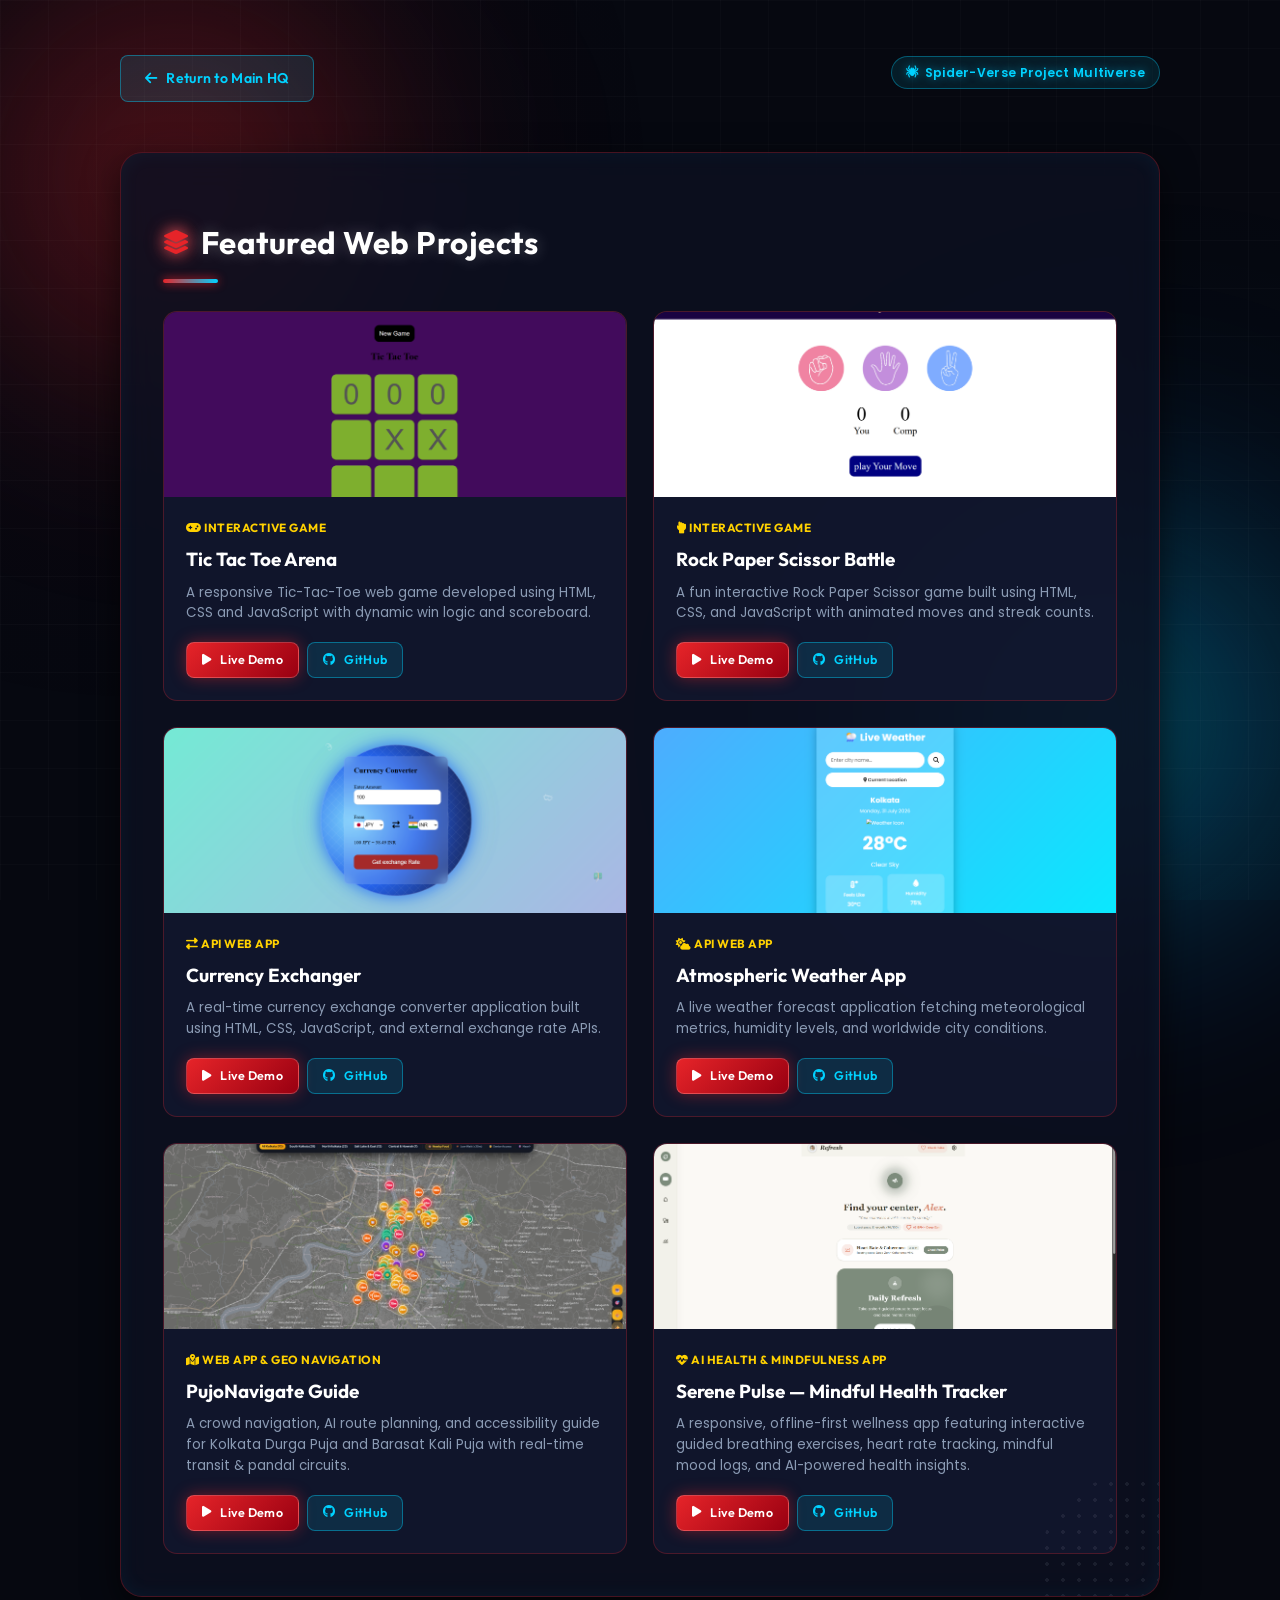
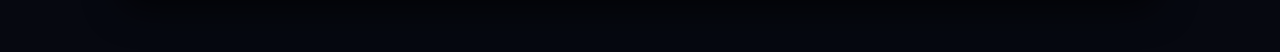
<file: projects.html>
<!DOCTYPE html>
<html lang="en">

<head>
    <meta charset="UTF-8">
    <meta name="viewport" content="width=device-width, initial-scale=1.0">
    <title>Featured Projects — Saptarshi Ghosh | Spider-Man Showcase</title>
    <link rel="stylesheet" href="style.css">
    
    <!-- Google Fonts -->
    <link rel="preconnect" href="https://fonts.googleapis.com">
    <link rel="preconnect" href="https://fonts.gstatic.com" crossorigin>
    <link href="https://fonts.googleapis.com/css2?family=Bangers&family=Outfit:wght@300;400;500;600;700;800&family=Poppins:wght@300;400;500;600;700&display=swap" rel="stylesheet">
    <link rel="stylesheet" href="https://cdnjs.cloudflare.com/ajax/libs/font-awesome/6.5.0/css/all.min.css">
</head>

<body>
    <!-- SPIDER-WEB BACKGROUND OVERLAY -->
    <div class="spidey-bg-web"></div>

    <div class="main-container showcase-container">
        <div class="showcase-nav-bar">
            <a href="index.html" class="btn btn-secondary">
                <i class="fas fa-arrow-left"></i> Return to Main HQ
            </a>
            <div class="title-badge">
                <i class="fas fa-spider"></i> Spider-Verse Project Multiverse
            </div>
        </div>

        <main class="main-content showcase-main">
            <header>
                <h1 class="article-title"><i class="fas fa-layer-group spidey-title-icon"></i> Featured Web Projects</h1>
            </header>

            <div class="project-grid">
                <!-- Tic Tac Toe Card -->
                <div class="project-item">
                    <div class="project-card">
                        <figure class="project-img">
                            <img src="tic-tac-toe.png" alt="Tic Tac Toe Game">
                        </figure>
                        <div class="project-content">
                            <span class="project-category"><i class="fas fa-gamepad"></i> Interactive Game</span>
                            <h3 class="project-title">Tic Tac Toe Arena</h3>
                            <p class="project-desc">
                                A responsive Tic-Tac-Toe web game developed using HTML, CSS and JavaScript with dynamic win logic and scoreboard.
                            </p>
                            <div class="project-buttons">
                                <a href="https://tic-tac-toe-fawn-xi-15.vercel.app/" target="_blank" rel="noopener noreferrer" class="btn btn-sm btn-primary">
                                    <i class="fas fa-play"></i> Live Demo
                                </a>
                                <a href="https://github.com/sapghosh55-lab/tic-tac-toe" target="_blank" rel="noopener noreferrer" class="btn btn-sm btn-secondary">
                                    <i class="fab fa-github"></i> GitHub
                                </a>
                            </div>
                        </div>
                    </div>
                </div>

                <!-- Rock Paper Scissor Card -->
                <div class="project-item">
                    <div class="project-card">
                        <figure class="project-img">
                            <img src="rock-paper-scissor.png" alt="Rock Paper Scissor">
                        </figure>
                        <div class="project-content">
                            <span class="project-category"><i class="fas fa-hand-rock"></i> Interactive Game</span>
                            <h3 class="project-title">Rock Paper Scissor Battle</h3>
                            <p class="project-desc">
                                A fun interactive Rock Paper Scissor game built using HTML, CSS, and JavaScript with animated moves and streak counts.
                            </p>
                            <div class="project-buttons">
                                <a href="https://rock-paper-scissor-drab-nine.vercel.app/" target="_blank" rel="noopener noreferrer" class="btn btn-sm btn-primary">
                                    <i class="fas fa-play"></i> Live Demo
                                </a>
                                <a href="https://github.com/sapghosh55-lab/rock-paper-scissor" target="_blank" rel="noopener noreferrer" class="btn btn-sm btn-secondary">
                                    <i class="fab fa-github"></i> GitHub
                                </a>
                            </div>
                        </div>
                    </div>
                </div>

                <!-- Currency Exchanger Card -->
                <div class="project-item">
                    <div class="project-card">
                        <figure class="project-img">
                            <img src="currency-exchanger.png" alt="Currency Exchanger">
                        </figure>
                        <div class="project-content">
                            <span class="project-category"><i class="fas fa-exchange-alt"></i> API Web App</span>
                            <h3 class="project-title">Currency Exchanger</h3>
                            <p class="project-desc">
                                A real-time currency exchange converter application built using HTML, CSS, JavaScript, and external exchange rate APIs.
                            </p>
                            <div class="project-buttons">
                                <a href="https://currency-exchanger-six-psi.vercel.app/" target="_blank" rel="noopener noreferrer" class="btn btn-sm btn-primary">
                                    <i class="fas fa-play"></i> Live Demo
                                </a>
                                <a href="https://github.com/sapghosh55-lab/Currency-exchanger.git" target="_blank" rel="noopener noreferrer" class="btn btn-sm btn-secondary">
                                    <i class="fab fa-github"></i> GitHub
                                </a>
                            </div>
                        </div>
                    </div>
                </div>

                <!-- Weather App-->
                <div class="project-item">
                    <div class="project-card">
                        <figure class="project-img">
                            <img src="weather-app.png" alt="Weather App">
                        </figure>
                        <div class="project-content">
                            <span class="project-category"><i class="fas fa-cloud-sun"></i> API Web App</span>
                            <h3 class="project-title">Atmospheric Weather App</h3>
                            <p class="project-desc">
                                A live weather forecast application fetching meteorological metrics, humidity levels, and worldwide city conditions.
                            </p>
                            <div class="project-buttons">
                                <a href="https://weather-app-pearl-rho-86.vercel.app/" target="_blank" rel="noopener noreferrer" class="btn btn-sm btn-primary">
                                    <i class="fas fa-play"></i> Live Demo
                                </a>
                                <a href="https://github.com/sapghosh55-lab/Weather-app" target="_blank" rel="noopener noreferrer" class="btn btn-sm btn-secondary">
                                    <i class="fab fa-github"></i> GitHub
                                </a>
                            </div>
                        </div>
                    </div>
                </div>

                <!-- PujoNavigate Card -->
                <div class="project-item">
                    <div class="project-card">
                        <figure class="project-img">
                            <img src="pujonavigate.png" alt="PujoNavigate Crowd Navigation & Accessibility Guide">
                        </figure>
                        <div class="project-content">
                            <span class="project-category"><i class="fas fa-map-marked-alt"></i> Web App & Geo Navigation</span>
                            <h3 class="project-title">PujoNavigate Guide</h3>
                            <p class="project-desc">
                                A crowd navigation, AI route planning, and accessibility guide for Kolkata Durga Puja and Barasat Kali Puja with real-time transit & pandal circuits.
                            </p>
                            <div class="project-buttons">
                                <a href="https://durgapujo-silk.vercel.app/" target="_blank" rel="noopener noreferrer" class="btn btn-sm btn-primary">
                                    <i class="fas fa-play"></i> Live Demo
                                </a>
                                <a href="https://github.com/sapghosh55-lab/PujoNavigate.git" target="_blank" rel="noopener noreferrer" class="btn btn-sm btn-secondary">
                                    <i class="fab fa-github"></i> GitHub
                                </a>
                            </div>
                        </div>
                    </div>
                </div>

                <!-- Serene Pulse Health Tracker Card -->
                <div class="project-item">
                    <div class="project-card">
                        <figure class="project-img">
                            <img src="health-tracker.png" alt="Serene Pulse - Mindful Health Tracker">
                        </figure>
                        <div class="project-content">
                            <span class="project-category"><i class="fas fa-heartbeat"></i> AI Health & Mindfulness App</span>
                            <h3 class="project-title">Serene Pulse — Mindful Health Tracker</h3>
                            <p class="project-desc">
                                A responsive, offline-first wellness app featuring interactive guided breathing exercises, heart rate tracking, mindful mood logs, and AI-powered health insights.
                            </p>
                            <div class="project-buttons">
                                <a href="https://health-tracker-lyart-phi.vercel.app" target="_blank" rel="noopener noreferrer" class="btn btn-sm btn-primary">
                                    <i class="fas fa-play"></i> Live Demo
                                </a>
                                <a href="https://github.com/sapghosh55-lab/health-tracker.git" target="_blank" rel="noopener noreferrer" class="btn btn-sm btn-secondary">
                                    <i class="fab fa-github"></i> GitHub
                                </a>
                            </div>
                        </div>
                    </div>
                </div>
            </div>
        </main>
    </div>

    <!-- SCRIPT -->
    <script src="script.js"></script>
</body>

</html>
</file>
<file: style.css>
/* ==========================================================================
   SPIDER-MAN & SPIDER-VERSE HIGH-TECH THEME STYLESHEET
   Saptarshi Ghosh — Developer Portfolio
   ========================================================================== */

@import url('https://fonts.googleapis.com/css2?family=Bangers&family=Outfit:wght@300;400;500;600;700;800&family=Poppins:wght@300;400;500;600;700&display=swap');

:root {
    /* SPIDER-MAN CORE PALETTE */
    --spidey-red: #e62429;
    --spidey-red-bright: #ff1e42;
    --spidey-red-dark: #990011;
    --spidey-red-glow: rgba(230, 36, 41, 0.45);

    --spidey-blue: #0066ff;
    --spidey-blue-bright: #00d2ff;
    --spidey-blue-dark: #003399;
    --spidey-blue-glow: rgba(0, 210, 255, 0.45);

    --spidey-yellow: #ffd100;
    --spidey-yellow-glow: rgba(255, 209, 0, 0.5);

    --spidey-dark-900: #060810;
    --spidey-dark-800: #0a0d18;
    --spidey-dark-700: #101426;
    --spidey-card: rgba(13, 17, 34, 0.82);
    --spidey-card-alt: rgba(19, 25, 50, 0.75);
    --spidey-card-hover: rgba(28, 36, 70, 0.88);
    --spidey-input: rgba(10, 13, 28, 0.9);

    /* WEB & BORDER ACCENTS */
    --spidey-web: rgba(255, 255, 255, 0.12);
    --spidey-web-bright: rgba(255, 255, 255, 0.28);
    --border-color: rgba(230, 36, 41, 0.28);
    --border-glow: rgba(0, 210, 255, 0.4);
    --border-web: rgba(255, 255, 255, 0.15);

    /* TEXT */
    --text-white: #ffffff;
    --text-silver: #e2e8f0;
    --text-gray: #cbd5e1;
    --text-muted: #8b9bb4;

    /* FONTS */
    --font-heading: 'Outfit', 'Poppins', sans-serif;
    --font-comic: 'Bangers', cursive, sans-serif;
    --font-body: 'Poppins', sans-serif;

    /* SHAPES & RADII */
    --border-radius-lg: 22px;
    --border-radius-md: 14px;
    --border-radius-sm: 8px;
    --border-radius-pill: 50px;

    /* TRANSITIONS */
    --transition: all 0.3s cubic-bezier(0.4, 0, 0.2, 1);
    --transition-bounce: all 0.4s cubic-bezier(0.175, 0.885, 0.32, 1.275);
}

* {
    margin: 0;
    padding: 0;
    box-sizing: border-box;
}

html {
    scroll-behavior: smooth;
}

body {
    background-color: var(--spidey-dark-900);
    color: var(--text-gray);
    font-family: var(--font-body);
    line-height: 1.6;
    padding: 55px 18px;
    display: flex;
    justify-content: center;
    align-items: center;
    min-height: 100vh;
    position: relative;
    overflow-x: hidden;
}

/* ==========================================================================
   SPIDER-WEB GEOMETRIC BACKGROUND & SPIDEY-SENSE AMBIENT GLOWS
   ========================================================================== */
body::before {
    content: "";
    position: fixed;
    top: -150px;
    left: -150px;
    width: 650px;
    height: 650px;
    border-radius: 50%;
    background: radial-gradient(circle, rgba(230, 36, 41, 0.38) 0%, rgba(230, 36, 41, 0.05) 55%, transparent 70%);
    filter: blur(90px);
    z-index: -2;
    pointer-events: none;
    animation: spideyPulseRed 8s ease-in-out infinite alternate;
}

body::after {
    content: "";
    position: fixed;
    bottom: -150px;
    right: -150px;
    width: 650px;
    height: 650px;
    border-radius: 50%;
    background: radial-gradient(circle, rgba(0, 210, 255, 0.35) 0%, rgba(0, 102, 255, 0.08) 55%, transparent 70%);
    filter: blur(90px);
    z-index: -2;
    pointer-events: none;
    animation: spideyPulseBlue 8s ease-in-out infinite alternate 4s;
}

@keyframes spideyPulseRed {
    0% { transform: scale(1) translate(0, 0); opacity: 0.35; }
    50% { transform: scale(1.15) translate(30px, 20px); opacity: 0.5; }
    100% { transform: scale(0.95) translate(-20px, 10px); opacity: 0.35; }
}

@keyframes spideyPulseBlue {
    0% { transform: scale(1) translate(0, 0); opacity: 0.35; }
    50% { transform: scale(1.2) translate(-30px, -20px); opacity: 0.55; }
    100% { transform: scale(0.9) translate(15px, -10px); opacity: 0.35; }
}

/* SPIDER-WEB MESH OVERLAY */
.spidey-bg-web {
    position: fixed;
    inset: 0;
    background-image: 
        radial-gradient(circle at 10% 20%, rgba(230, 36, 41, 0.04) 0, transparent 40%),
        radial-gradient(circle at 90% 80%, rgba(0, 210, 255, 0.04) 0, transparent 40%),
        linear-gradient(to right, rgba(255, 255, 255, 0.02) 1px, transparent 1px),
        linear-gradient(to bottom, rgba(255, 255, 255, 0.02) 1px, transparent 1px);
    background-size: 100% 100%, 100% 100%, 48px 48px, 48px 48px;
    z-index: -1;
    pointer-events: none;
}

/* SPIDEY SENSE COMIC ZAP PARTICLES OVERLAY */
.spidey-sense-wave {
    position: fixed;
    top: 0;
    left: 0;
    width: 100%;
    height: 100%;
    pointer-events: none;
    z-index: 9999;
    opacity: 0;
    transition: opacity 0.3s ease;
}

.spidey-sense-wave.active {
    opacity: 1;
    animation: spideySenseTingle 1.2s ease-out forwards;
}

@keyframes spideySenseTingle {
    0% {
        box-shadow: inset 0 0 100px rgba(255, 209, 0, 0.8), inset 0 0 160px rgba(230, 36, 41, 0.9);
        transform: scale(1);
    }
    50% {
        box-shadow: inset 0 0 140px rgba(255, 209, 0, 0.9), inset 0 0 200px rgba(0, 210, 255, 0.7);
        transform: scale(1.02);
    }
    100% {
        box-shadow: inset 0 0 0 rgba(255, 209, 0, 0), inset 0 0 0 rgba(230, 36, 41, 0);
        transform: scale(1);
    }
}

/* LAYOUT CONTAINER */
.main-container {
    display: flex;
    max-width: 1260px;
    width: 100%;
    gap: 26px;
    align-items: flex-start;
    position: relative;
    z-index: 1;
}

.showcase-container {
    max-width: 1040px;
    flex-direction: column;
}

.showcase-nav-bar {
    width: 100%;
    display: flex;
    justify-content: space-between;
    align-items: center;
    margin-bottom: 24px;
    flex-wrap: wrap;
    gap: 14px;
}

.showcase-main {
    width: 100%;
    padding-top: 40px;
}

/* ==========================================================================
   SIDEBAR - SPIDEY SUIT & PROFILE HUB
   ========================================================================== */
.sidebar {
    background: var(--spidey-card);
    border: 1px solid var(--border-color);
    backdrop-filter: blur(18px);
    -webkit-backdrop-filter: blur(18px);
    border-radius: var(--border-radius-lg);
    padding: 32px 26px;
    width: 310px;
    flex-shrink: 0;
    position: sticky;
    top: 55px;
    display: flex;
    flex-direction: column;
    align-items: center;
    box-shadow: 0 12px 35px rgba(0, 0, 0, 0.65), inset 0 0 20px rgba(230, 36, 41, 0.08), 0 0 1px rgba(0, 210, 255, 0.3);
    transition: var(--transition);
    z-index: 5;
    overflow: hidden;
}

.sidebar::before {
    content: "";
    position: absolute;
    top: 0;
    left: 0;
    right: 0;
    height: 4px;
    background: linear-gradient(90deg, var(--spidey-red), var(--spidey-yellow), var(--spidey-blue-bright));
    box-shadow: 0 0 12px var(--spidey-red);
}

/* Web corner icon in sidebar */
.sidebar-web-corner {
    position: absolute;
    top: -15px;
    right: -15px;
    color: rgba(255, 255, 255, 0.08);
    font-size: 4rem;
    pointer-events: none;
    transform: rotate(45deg);
    transition: var(--transition);
}

.sidebar:hover .sidebar-web-corner {
    color: rgba(230, 36, 41, 0.2);
    transform: rotate(45deg) scale(1.1);
}

.sidebar:hover {
    border-color: rgba(230, 36, 41, 0.55);
    box-shadow: 0 15px 40px rgba(0, 0, 0, 0.8), 0 0 25px rgba(230, 36, 41, 0.3), 0 0 40px rgba(0, 210, 255, 0.15);
}

.sidebar-info {
    text-align: center;
    width: 100%;
    display: flex;
    flex-direction: column;
    align-items: center;
}

/* AVATAR BOX WITH SPIDER-SUIT EMBLEM GLOW */
.avatar-box {
    background: var(--spidey-card-alt);
    border-radius: 50%;
    padding: 6px;
    width: 136px;
    height: 136px;
    margin: 0 auto 16px;
    position: relative;
    cursor: pointer;
    box-shadow: 0 0 20px rgba(230, 36, 41, 0.35);
    border: 2px solid var(--spidey-red);
    transition: var(--transition-bounce);
}

.avatar-box::after {
    content: "";
    position: absolute;
    inset: -4px;
    border-radius: 50%;
    background: linear-gradient(135deg, var(--spidey-red), var(--spidey-blue-bright));
    z-index: -1;
    filter: blur(10px);
    opacity: 0.7;
    animation: avatarEmblemPulse 4s ease-in-out infinite;
}

@keyframes avatarEmblemPulse {
    0%, 100% { opacity: 0.55; transform: scale(1); }
    50% { opacity: 0.9; transform: scale(1.04); }
}

.avatar-box img {
    width: 100%;
    height: 100%;
    object-fit: cover;
    border-radius: 50%;
    transition: var(--transition);
}

.avatar-box:hover {
    transform: scale(1.05) rotate(2deg);
    border-color: var(--spidey-blue-bright);
    box-shadow: 0 0 30px var(--spidey-blue-bright);
}

/* Spider badge on avatar */
.avatar-spider-badge {
    position: absolute;
    bottom: -4px;
    right: 6px;
    width: 32px;
    height: 32px;
    background: var(--spidey-dark-800);
    border: 2px solid var(--spidey-yellow);
    border-radius: 50%;
    display: flex;
    align-items: center;
    justify-content: center;
    color: var(--spidey-yellow);
    font-size: 0.9rem;
    box-shadow: 0 0 10px var(--spidey-yellow-glow);
    animation: spideySenseTingleBadge 2.5s infinite;
}

@keyframes spideySenseTingleBadge {
    0%, 100% { transform: scale(1); }
    50% { transform: scale(1.15); box-shadow: 0 0 16px var(--spidey-yellow); }
}

.name {
    color: var(--text-white);
    font-family: var(--font-heading);
    font-size: 1.45rem;
    font-weight: 700;
    letter-spacing: 0.5px;
    margin-bottom: 6px;
    text-shadow: 0 0 12px rgba(255, 255, 255, 0.35);
}

.title-badge {
    display: inline-flex;
    align-items: center;
    gap: 6px;
    color: var(--spidey-blue-bright);
    background: rgba(0, 210, 255, 0.1);
    border: 1px solid rgba(0, 210, 255, 0.35);
    font-size: 0.76rem;
    font-weight: 600;
    padding: 6px 14px;
    border-radius: var(--border-radius-pill);
    margin-bottom: 12px;
    text-shadow: 0 0 8px rgba(0, 210, 255, 0.5);
    letter-spacing: 0.3px;
}

.spidey-status-chip {
    display: inline-flex;
    align-items: center;
    gap: 7px;
    color: var(--spidey-yellow);
    background: rgba(255, 209, 0, 0.08);
    border: 1px dashed rgba(255, 209, 0, 0.4);
    font-size: 0.72rem;
    font-weight: 600;
    padding: 5px 12px;
    border-radius: var(--border-radius-pill);
    cursor: pointer;
    transition: var(--transition);
}

.spidey-status-chip i {
    color: var(--spidey-yellow);
    animation: flashIcon 1.5s infinite;
}

@keyframes flashIcon {
    0%, 100% { opacity: 1; transform: scale(1); }
    50% { opacity: 0.4; transform: scale(0.85); }
}

.spidey-status-chip:hover {
    background: rgba(255, 209, 0, 0.18);
    border-color: var(--spidey-yellow);
    box-shadow: 0 0 15px var(--spidey-yellow-glow);
    transform: translateY(-2px);
}

/* SIDEBAR TOGGLE BUTTON FOR MOBILE */
.sidebar-toggle-btn {
    display: none;
    background: var(--spidey-card-alt);
    color: var(--spidey-yellow);
    border: 1px solid var(--border-color);
    padding: 9px 18px;
    border-radius: var(--border-radius-sm);
    font-size: 0.82rem;
    font-family: inherit;
    cursor: pointer;
    margin-top: 15px;
    gap: 8px;
    align-items: center;
    transition: var(--transition);
}

.sidebar-toggle-btn:hover {
    border-color: var(--spidey-yellow);
    box-shadow: 0 0 14px var(--spidey-yellow-glow);
}

.sidebar-more-info {
    width: 100%;
    display: flex;
    flex-direction: column;
    align-items: center;
}

.separator {
    width: 100%;
    height: 1px;
    background: linear-gradient(90deg, transparent, var(--border-color), transparent);
    margin: 22px 0;
}

.contacts-list {
    width: 100%;
    display: flex;
    flex-direction: column;
    gap: 16px;
}

.contact-item {
    display: flex;
    align-items: center;
    gap: 14px;
    cursor: pointer;
    transition: var(--transition);
    border-radius: var(--border-radius-sm);
    padding: 6px;
}

.contact-item:hover {
    background: rgba(230, 36, 41, 0.08);
    transform: translateX(4px);
}

.icon-box {
    width: 42px;
    height: 42px;
    background: var(--spidey-card-alt);
    border-radius: var(--border-radius-sm);
    display: flex;
    align-items: center;
    justify-content: center;
    color: var(--spidey-red-bright);
    font-size: 1rem;
    border: 1px solid rgba(230, 36, 41, 0.3);
    box-shadow: 0 0 12px rgba(230, 36, 41, 0.25);
    flex-shrink: 0;
    transition: var(--transition);
}

.contact-item:hover .icon-box {
    background: var(--spidey-red);
    color: #ffffff;
    border-color: var(--spidey-red-bright);
    box-shadow: 0 0 18px var(--spidey-red);
    transform: rotate(-8deg);
}

.contact-info {
    font-size: 0.78rem;
    overflow: hidden;
}

.contact-title {
    color: var(--text-muted);
    font-size: 0.66rem;
    text-transform: uppercase;
    font-weight: 600;
    letter-spacing: 0.5px;
    margin-bottom: 2px;
}

.contact-link,
.contact-info time,
.contact-info address {
    color: var(--text-silver);
    text-decoration: none;
    font-style: normal;
    font-weight: 400;
    white-space: nowrap;
    overflow: hidden;
    text-overflow: ellipsis;
    display: block;
    transition: var(--transition);
}

.contact-link:hover {
    color: var(--spidey-blue-bright);
    text-shadow: 0 0 8px var(--spidey-blue-bright);
}

.sidebar-socials {
    display: flex;
    gap: 18px;
}

.sidebar-socials a {
    color: var(--text-muted);
    font-size: 1.2rem;
    transition: var(--transition);
    position: relative;
}

.sidebar-socials a:hover {
    color: var(--spidey-red-bright);
    transform: translateY(-4px) scale(1.2);
    text-shadow: 0 0 14px var(--spidey-red);
}

/* ==========================================================================
   MAIN CONTENT AREA - SPIDEY HIGH-TECH HUD
   ========================================================================== */
.main-content {
    background: var(--spidey-card);
    border: 1px solid var(--border-color);
    backdrop-filter: blur(18px);
    -webkit-backdrop-filter: blur(18px);
    border-radius: var(--border-radius-lg);
    padding: 42px;
    padding-top: 65px;
    flex-grow: 1;
    position: relative;
    box-shadow: 0 12px 35px rgba(0, 0, 0, 0.65), inset 0 0 20px rgba(0, 210, 255, 0.06);
    min-height: 620px;
    overflow: hidden;
}

/* Spider-web corner decoration */
.main-content::after {
    content: "";
    position: absolute;
    bottom: -60px;
    right: -60px;
    width: 180px;
    height: 180px;
    background-image: radial-gradient(circle, rgba(230, 36, 41, 0.08) 2px, transparent 2px),
                      radial-gradient(circle, rgba(0, 210, 255, 0.08) 2px, transparent 2px);
    background-size: 16px 16px;
    border-radius: 50%;
    pointer-events: none;
}

/* ==========================================================================
   TOP NAVBAR - SPIDER HUD STYLE
   ========================================================================== */
.navbar {
    position: absolute;
    top: 0;
    right: 0;
    background: var(--spidey-card-alt);
    border-bottom: 1px solid var(--border-color);
    border-left: 1px solid var(--border-color);
    backdrop-filter: blur(16px);
    -webkit-backdrop-filter: blur(16px);
    border-radius: 0 var(--border-radius-lg) 0 var(--border-radius-lg);
    padding: 0 28px;
    z-index: 10;
    box-shadow: 0 4px 20px rgba(0, 0, 0, 0.4);
}

.navbar-list {
    display: flex;
    gap: 26px;
    list-style: none;
}

.navbar-link {
    color: var(--text-muted);
    text-decoration: none;
    font-size: 0.88rem;
    font-family: var(--font-heading);
    font-weight: 600;
    padding: 18px 0;
    display: flex;
    align-items: center;
    gap: 6px;
    transition: var(--transition);
    position: relative;
    cursor: pointer;
    letter-spacing: 0.3px;
}

.navbar-link:hover,
.navbar-link.active {
    color: var(--spidey-red-bright);
    text-shadow: 0 0 10px rgba(255, 30, 66, 0.6);
}

.navbar-link.active::after {
    content: "";
    position: absolute;
    bottom: 0;
    left: 0;
    width: 100%;
    height: 3px;
    background: linear-gradient(90deg, var(--spidey-red), var(--spidey-yellow), var(--spidey-blue-bright));
    border-radius: 3px 3px 0 0;
    box-shadow: 0 0 10px var(--spidey-red);
}

/* ==========================================================================
   TAB TRANSITIONS & ANIMATIONS
   ========================================================================== */
.tab-content {
    display: none;
}

.tab-content.active {
    display: block;
    animation: spideyTabSling 0.4s cubic-bezier(0.16, 1, 0.3, 1) forwards;
}

@keyframes spideyTabSling {
    0% {
        opacity: 0;
        transform: translateY(16px) scale(0.98);
    }
    100% {
        opacity: 1;
        transform: translateY(0) scale(1);
    }
}

@keyframes cardFadeIn {
    0% {
        opacity: 0;
        transform: scale(0.94) translateY(12px);
    }
    100% {
        opacity: 1;
        transform: scale(1) translateY(0);
    }
}

/* ==========================================================================
   SECTION HEADERS & MARVEL STYLE ACCENTS
   ========================================================================== */
.section-header-flex {
    display: flex;
    justify-content: space-between;
    align-items: center;
    flex-wrap: wrap;
    gap: 15px;
    margin-bottom: 28px;
}

.section-header-flex .article-title {
    margin-bottom: 0;
}

.article-title {
    color: var(--text-white);
    font-family: var(--font-heading);
    font-size: 1.95rem;
    font-weight: 700;
    letter-spacing: 0.5px;
    position: relative;
    padding-bottom: 16px;
    margin-bottom: 28px;
    display: flex;
    align-items: center;
    gap: 10px;
    text-shadow: 0 0 15px rgba(255, 255, 255, 0.25);
}

.article-title .spidey-title-icon {
    color: var(--spidey-red);
    font-size: 1.5rem;
    filter: drop-shadow(0 0 8px var(--spidey-red));
}

.article-title::after {
    content: "";
    position: absolute;
    bottom: 0;
    left: 0;
    width: 55px;
    height: 4px;
    background: linear-gradient(90deg, var(--spidey-red), var(--spidey-blue-bright));
    border-radius: 3px;
    box-shadow: 0 0 10px var(--spidey-red);
}

/* ==========================================================================
   BUTTONS - SPIDER WEB & HERO SUIT STYLING
   ========================================================================== */
.btn {
    display: inline-flex;
    align-items: center;
    justify-content: center;
    gap: 9px;
    padding: 11px 24px;
    font-size: 0.88rem;
    font-family: var(--font-heading);
    font-weight: 600;
    border-radius: var(--border-radius-sm);
    text-decoration: none;
    cursor: pointer;
    border: none;
    outline: none;
    transition: var(--transition);
    position: relative;
    overflow: hidden;
    letter-spacing: 0.3px;
}

.btn-primary {
    background: linear-gradient(135deg, var(--spidey-red), var(--spidey-red-dark));
    color: var(--text-white);
    box-shadow: 0 0 16px rgba(230, 36, 41, 0.45);
    border: 1px solid rgba(255, 255, 255, 0.2);
}

.btn-primary:hover {
    transform: translateY(-3px);
    box-shadow: 0 0 28px rgba(230, 36, 41, 0.8), 0 0 10px var(--spidey-yellow);
    background: linear-gradient(135deg, var(--spidey-red-bright), #b30018);
}

.btn-secondary {
    background: rgba(0, 210, 255, 0.12);
    color: var(--spidey-blue-bright);
    border: 1px solid rgba(0, 210, 255, 0.4);
}

.btn-secondary:hover {
    background: rgba(0, 210, 255, 0.25);
    transform: translateY(-3px);
    box-shadow: 0 0 22px rgba(0, 210, 255, 0.5);
    color: #ffffff;
}

.btn-outline {
    background: transparent;
    color: var(--text-silver);
    border: 1px solid var(--border-color);
}

.btn-outline:hover {
    color: var(--spidey-yellow);
    border-color: var(--spidey-yellow);
    box-shadow: 0 0 15px var(--spidey-yellow-glow);
    transform: translateY(-2px);
}

.btn-link {
    background: transparent;
    color: var(--spidey-yellow);
    padding: 6px 0;
    border: none;
    font-size: 0.85rem;
}

.btn-link:hover {
    color: var(--spidey-blue-bright);
    text-shadow: 0 0 8px var(--spidey-blue-bright);
    transform: translateX(5px);
}

.btn-sm {
    padding: 7px 15px;
    font-size: 0.78rem;
}

.resume-actions {
    display: flex;
    gap: 12px;
}

/* WEB SHOOTER RIPPLE / SPLAT EFFECT */
.ripple-effect {
    position: absolute;
    border-radius: 50%;
    transform: scale(0);
    animation: webSplatRipple 0.65s linear;
    background: radial-gradient(circle, rgba(255, 255, 255, 0.6) 0%, rgba(0, 210, 255, 0.4) 50%, transparent 80%);
    pointer-events: none;
}

@keyframes webSplatRipple {
    to {
        transform: scale(4.5);
        opacity: 0;
    }
}

/* ==========================================================================
   ABOUT SECTION & SPIDEY SPECIALTIES
   ========================================================================== */
.about-hero-box {
    background: linear-gradient(135deg, rgba(230, 36, 41, 0.12), rgba(0, 102, 255, 0.08));
    border: 1px solid rgba(230, 36, 41, 0.3);
    border-left: 4px solid var(--spidey-red);
    border-radius: var(--border-radius-md);
    padding: 20px 24px;
    margin-bottom: 28px;
    display: flex;
    align-items: center;
    gap: 16px;
    box-shadow: 0 4px 20px rgba(0, 0, 0, 0.3);
}

.about-hero-icon {
    font-size: 2rem;
    color: var(--spidey-yellow);
    filter: drop-shadow(0 0 10px var(--spidey-yellow-glow));
    flex-shrink: 0;
}

.about-hero-motto {
    font-family: var(--font-heading);
    font-weight: 700;
    font-size: 1.05rem;
    color: var(--text-white);
    letter-spacing: 0.3px;
    margin-bottom: 3px;
}

.about-hero-sub {
    font-size: 0.84rem;
    color: var(--text-gray);
}

.about-text {
    color: var(--text-silver);
    font-size: 0.95rem;
    line-height: 1.75;
    margin-bottom: 35px;
}

.about-text p {
    margin-bottom: 14px;
}

.service-title {
    color: var(--text-white);
    font-family: var(--font-heading);
    font-size: 1.4rem;
    font-weight: 700;
    margin-bottom: 22px;
    display: flex;
    align-items: center;
    gap: 10px;
}

.service-title i {
    color: var(--spidey-blue-bright);
    font-size: 1.1rem;
}

.service-grid {
    display: grid;
    grid-template-columns: repeat(2, 1fr);
    gap: 22px;
    margin-bottom: 35px;
}

.service-item {
    background: var(--spidey-card-alt);
    border: 1px solid var(--border-color);
    border-radius: var(--border-radius-md);
    padding: 26px;
    display: flex;
    gap: 18px;
    align-items: flex-start;
    transition: var(--transition);
    position: relative;
    overflow: hidden;
}

.service-item::before {
    content: "";
    position: absolute;
    top: 0;
    left: 0;
    width: 3px;
    height: 100%;
    background: linear-gradient(to bottom, var(--spidey-red), var(--spidey-blue-bright));
    opacity: 0;
    transition: var(--transition);
}

.service-item:hover {
    border-color: var(--spidey-blue-bright);
    transform: translateY(-5px);
    box-shadow: 0 8px 25px rgba(0, 0, 0, 0.5), 0 0 20px rgba(0, 210, 255, 0.25);
}

.service-item:hover::before {
    opacity: 1;
}

.service-icon-box {
    color: var(--spidey-yellow);
    font-size: 1.85rem;
    flex-shrink: 0;
    margin-top: 2px;
    filter: drop-shadow(0 0 10px var(--spidey-yellow-glow));
    transition: var(--transition-bounce);
}

.service-item:hover .service-icon-box {
    transform: scale(1.2) rotate(6deg);
    color: var(--spidey-red-bright);
    filter: drop-shadow(0 0 12px var(--spidey-red));
}

.service-item-title {
    color: var(--text-white);
    font-family: var(--font-heading);
    font-size: 1.1rem;
    font-weight: 700;
    margin-bottom: 6px;
}

.service-item-text {
    color: var(--text-muted);
    font-size: 0.86rem;
    line-height: 1.55;
}

/* ==========================================================================
   WEB SHOOTER SKILL BARS
   ========================================================================== */
.skills-list {
    background: var(--spidey-card-alt);
    border: 1px solid var(--border-color);
    border-radius: var(--border-radius-md);
    padding: 28px;
    list-style: none;
    display: flex;
    flex-direction: column;
    gap: 22px;
    margin-bottom: 35px;
    box-shadow: inset 0 0 15px rgba(0, 0, 0, 0.5);
}

.title-wrapper {
    display: flex;
    justify-content: space-between;
    align-items: center;
    margin-bottom: 9px;
}

.title-wrapper h5 {
    color: var(--text-white);
    font-family: var(--font-heading);
    font-size: 0.94rem;
    font-weight: 600;
    display: flex;
    align-items: center;
    gap: 8px;
}

.title-wrapper h5 i {
    color: var(--spidey-red-bright);
    font-size: 0.85rem;
}

.title-wrapper data {
    color: var(--spidey-yellow);
    font-family: var(--font-heading);
    font-weight: 700;
    font-size: 0.88rem;
    text-shadow: 0 0 6px var(--spidey-yellow-glow);
}

.skill-progress-bg {
    background: rgba(0, 0, 0, 0.5);
    height: 10px;
    border-radius: 12px;
    overflow: hidden;
    border: 1px solid rgba(255, 255, 255, 0.08);
    position: relative;
}

.skill-progress-fill {
    background: linear-gradient(90deg, var(--spidey-red), var(--spidey-blue-bright), var(--spidey-yellow));
    height: 100%;
    border-radius: 12px;
    box-shadow: 0 0 12px var(--spidey-red);
    transition: width 1s cubic-bezier(0.16, 1, 0.3, 1);
    position: relative;
}

.skill-progress-fill::after {
    content: "";
    position: absolute;
    top: 0;
    right: 0;
    bottom: 0;
    width: 8px;
    background: #ffffff;
    border-radius: 50%;
    box-shadow: 0 0 8px #ffffff;
}

/* ==========================================================================
   ABOUT CTA BANNER - SPIDER-SIGNAL
   ========================================================================== */
.about-cta-banner {
    background: linear-gradient(135deg, rgba(230, 36, 41, 0.18), rgba(0, 210, 255, 0.12));
    border: 1px solid rgba(230, 36, 41, 0.4);
    border-radius: var(--border-radius-md);
    padding: 26px;
    display: flex;
    justify-content: space-between;
    align-items: center;
    gap: 20px;
    flex-wrap: wrap;
    box-shadow: 0 0 30px rgba(230, 36, 41, 0.18);
    position: relative;
    overflow: hidden;
}

.about-cta-banner::before {
    content: "🕷️";
    position: absolute;
    right: 15px;
    bottom: -15px;
    font-size: 6rem;
    opacity: 0.08;
    pointer-events: none;
}

.about-cta-banner h4 {
    color: var(--text-white);
    font-family: var(--font-heading);
    font-size: 1.15rem;
    font-weight: 700;
    margin-bottom: 5px;
}

.about-cta-banner p {
    color: var(--text-gray);
    font-size: 0.88rem;
}

.cta-buttons {
    display: flex;
    gap: 12px;
}

/* ==========================================================================
   RESUME & HEROIC TIMELINE STYLES
   ========================================================================== */
.timeline {
    margin-bottom: 38px;
}

.timeline .title-wrapper {
    display: flex;
    align-items: center;
    gap: 16px;
    margin-bottom: 26px;
}

.timeline .h3 {
    color: var(--text-white);
    font-family: var(--font-heading);
    font-size: 1.35rem;
    font-weight: 700;
}

.timeline-list {
    list-style: none;
    margin-left: 20px;
    border-left: 2px solid var(--border-color);
}

.timeline-item {
    position: relative;
    padding-left: 32px;
    padding-bottom: 32px;
}

.timeline-item:last-child {
    padding-bottom: 0;
}

.timeline-item::before {
    content: "";
    position: absolute;
    top: 4px;
    left: -7px;
    width: 12px;
    height: 12px;
    background: var(--spidey-red);
    border: 2px solid var(--spidey-yellow);
    border-radius: 50%;
    box-shadow: 0 0 12px var(--spidey-red);
}

.timeline-item-title {
    color: var(--text-white);
    font-family: var(--font-heading);
    font-size: 1.05rem;
    font-weight: 700;
    margin-bottom: 6px;
}

.timeline-badge {
    color: var(--spidey-blue-bright);
    background: rgba(0, 210, 255, 0.1);
    border: 1px solid rgba(0, 210, 255, 0.3);
    padding: 3px 10px;
    border-radius: 4px;
    font-size: 0.76rem;
    font-weight: 600;
    display: inline-block;
    margin-bottom: 10px;
}

.timeline-text {
    color: var(--text-muted);
    font-size: 0.88rem;
    line-height: 1.65;
}

.skills-pill-grid {
    display: grid;
    grid-template-columns: repeat(2, 1fr);
    gap: 22px;
}

.skill-category-card {
    background: var(--spidey-card-alt);
    border: 1px solid var(--border-color);
    border-radius: var(--border-radius-md);
    padding: 24px;
    transition: var(--transition);
}

.skill-category-card:hover {
    border-color: var(--spidey-red);
    box-shadow: 0 0 20px rgba(230, 36, 41, 0.2);
}

.category-header {
    display: flex;
    align-items: center;
    gap: 10px;
    color: var(--spidey-red-bright);
    margin-bottom: 18px;
}

.category-header h4 {
    color: var(--text-white);
    font-family: var(--font-heading);
    font-size: 1.05rem;
    font-weight: 700;
}

.pills-wrapper {
    display: flex;
    flex-wrap: wrap;
    gap: 9px;
}

.skill-pill {
    background: rgba(255, 255, 255, 0.05);
    border: 1px solid var(--border-web);
    color: var(--text-silver);
    font-size: 0.8rem;
    font-weight: 500;
    padding: 6px 14px;
    border-radius: var(--border-radius-pill);
    transition: var(--transition);
}

.skill-pill:hover {
    border-color: var(--spidey-blue-bright);
    color: var(--spidey-blue-bright);
    background: rgba(0, 210, 255, 0.1);
    transform: translateY(-3px);
    box-shadow: 0 0 14px rgba(0, 210, 255, 0.35);
}

/* ==========================================================================
   PORTFOLIO & PROJECT CARDS - HIGH-TECH SPIDEY LAB
   ========================================================================== */
.filter-list {
    display: flex;
    flex-wrap: wrap;
    gap: 12px;
    list-style: none;
    margin-bottom: 32px;
}

.filter-btn {
    background: var(--spidey-card-alt);
    color: var(--text-muted);
    border: 1px solid var(--border-color);
    padding: 8px 20px;
    font-size: 0.84rem;
    font-family: var(--font-heading);
    font-weight: 600;
    border-radius: var(--border-radius-pill);
    cursor: pointer;
    transition: var(--transition);
}

.filter-btn:hover,
.filter-btn.active {
    color: #ffffff;
    border-color: var(--spidey-red);
    box-shadow: 0 0 16px var(--spidey-red-glow);
    background: linear-gradient(135deg, rgba(230, 36, 41, 0.3), rgba(0, 102, 255, 0.2));
}

.project-grid {
    display: grid;
    grid-template-columns: repeat(2, 1fr);
    gap: 26px;
}

.project-item {
    display: flex;
    flex-direction: column;
}

.project-card {
    background: var(--spidey-card-alt);
    border: 1px solid var(--border-color);
    border-radius: var(--border-radius-md);
    overflow: hidden;
    height: 100%;
    display: flex;
    flex-direction: column;
    transition: var(--transition);
    position: relative;
}

.project-card::before {
    content: "";
    position: absolute;
    top: 0;
    left: 0;
    right: 0;
    height: 3px;
    background: linear-gradient(90deg, var(--spidey-red), var(--spidey-blue-bright));
    opacity: 0;
    transition: var(--transition);
    z-index: 2;
}

.project-card:hover {
    border-color: var(--spidey-blue-bright);
    transform: translateY(-7px);
    box-shadow: 0 15px 35px rgba(0, 0, 0, 0.7), 0 0 25px rgba(0, 210, 255, 0.35);
}

.project-card:hover::before {
    opacity: 1;
}

.project-img {
    width: 100%;
    height: 185px;
    overflow: hidden;
    position: relative;
    background: #000;
}

.project-img img {
    width: 100%;
    height: 100%;
    object-fit: cover;
    transition: transform 0.5s cubic-bezier(0.16, 1, 0.3, 1);
}

.project-card:hover .project-img img {
    transform: scale(1.1);
}

.project-item-icon-box {
    position: absolute;
    inset: 0;
    background: rgba(6, 8, 16, 0.75);
    backdrop-filter: blur(4px);
    display: flex;
    align-items: center;
    justify-content: center;
    opacity: 0;
    transition: var(--transition);
}

.project-card:hover .project-item-icon-box {
    opacity: 1;
}

.project-quick-view-btn {
    width: 48px;
    height: 48px;
    background: var(--spidey-dark-800);
    border: 2px solid var(--spidey-red);
    border-radius: 50%;
    color: var(--spidey-red-bright);
    display: flex;
    align-items: center;
    justify-content: center;
    font-size: 1.15rem;
    cursor: pointer;
    transition: var(--transition-bounce);
    box-shadow: 0 0 18px var(--spidey-red-glow);
}

.project-quick-view-btn:hover {
    background: var(--spidey-red);
    color: #ffffff;
    transform: scale(1.2) rotate(10deg);
}

.project-content {
    padding: 22px;
    display: flex;
    flex-direction: column;
    flex-grow: 1;
}

.project-category {
    color: var(--spidey-yellow);
    font-family: var(--font-heading);
    font-size: 0.74rem;
    font-weight: 700;
    text-transform: uppercase;
    letter-spacing: 0.5px;
    margin-bottom: 6px;
}

.project-title {
    color: var(--text-white);
    font-family: var(--font-heading);
    font-size: 1.18rem;
    font-weight: 700;
    margin-bottom: 8px;
}

.project-desc {
    color: var(--text-muted);
    font-size: 0.84rem;
    line-height: 1.55;
    margin-bottom: 18px;
    flex-grow: 1;
}

.project-buttons {
    display: flex;
    flex-wrap: wrap;
    gap: 8px;
    margin-top: auto;
}

/* ==========================================================================
   CERTIFICATIONS & ACHIEVEMENTS - SPIDEY MEDALS
   ========================================================================== */
.certifications-grid {
    display: grid;
    grid-template-columns: repeat(2, 1fr);
    gap: 22px;
}

@media (max-width: 900px) {
    .certifications-grid {
        grid-template-columns: 1fr;
    }
}

.cert-card {
    background: var(--spidey-card-alt);
    border: 1px solid var(--border-color);
    border-radius: var(--border-radius-md);
    padding: 24px;
    display: flex;
    gap: 18px;
    align-items: flex-start;
    transition: var(--transition);
    position: relative;
}

.cert-card:hover {
    border-color: var(--spidey-blue-bright);
    transform: translateY(-5px);
    box-shadow: 0 0 25px rgba(0, 210, 255, 0.25);
}

.cert-icon-box {
    width: 52px;
    height: 52px;
    background: rgba(230, 36, 41, 0.12);
    border: 1px solid rgba(230, 36, 41, 0.35);
    border-radius: var(--border-radius-sm);
    color: var(--spidey-red-bright);
    font-size: 1.45rem;
    display: flex;
    align-items: center;
    justify-content: center;
    flex-shrink: 0;
    box-shadow: 0 0 15px rgba(230, 36, 41, 0.25);
    transition: var(--transition);
}

.cert-card:hover .cert-icon-box {
    background: var(--spidey-red);
    color: #ffffff;
    transform: scale(1.1) rotate(-5deg);
}

.cert-content {
    flex-grow: 1;
    display: flex;
    flex-direction: column;
}

.cert-header-meta {
    display: flex;
    justify-content: space-between;
    align-items: center;
    margin-bottom: 6px;
    gap: 10px;
}

.cert-badge {
    background: rgba(0, 210, 255, 0.15);
    border: 1px solid rgba(0, 210, 255, 0.4);
    color: var(--spidey-blue-bright);
    font-size: 0.7rem;
    padding: 3px 9px;
    border-radius: 4px;
    font-weight: 600;
    display: inline-block;
}

.cert-date {
    color: var(--text-muted);
    font-size: 0.75rem;
    font-weight: 500;
}

.cert-title {
    color: var(--text-white);
    font-family: var(--font-heading);
    font-size: 1.05rem;
    font-weight: 700;
    margin-bottom: 4px;
    line-height: 1.35;
}

.cert-issuer {
    color: var(--spidey-yellow);
    font-size: 0.8rem;
    font-weight: 500;
    margin-bottom: 8px;
    display: flex;
    align-items: center;
    gap: 6px;
}

.cert-desc {
    color: var(--text-muted);
    font-size: 0.84rem;
    margin-bottom: 12px;
    line-height: 1.55;
    flex-grow: 1;
}

.cert-tags {
    display: flex;
    flex-wrap: wrap;
    gap: 6px;
    margin-bottom: 14px;
}

.cert-tags span {
    background: rgba(255, 255, 255, 0.05);
    border: 1px solid var(--border-web);
    color: var(--text-gray);
    font-size: 0.72rem;
    padding: 2px 8px;
    border-radius: 4px;
}

.cert-footer-action {
    display: flex;
    gap: 10px;
    align-items: center;
    margin-top: auto;
}

.cert-view-btn {
    cursor: pointer;
    font-size: 0.78rem;
    padding: 6px 14px;
}

/* Certificate Lightbox Modal Specifics */
.modal-card-cert {
    max-width: 820px;
}

.cert-modal-body {
    display: flex;
    flex-direction: column;
    gap: 18px;
}

.cert-modal-img-wrap {
    width: 100%;
    max-height: 520px;
    border-radius: var(--border-radius-sm);
    overflow: hidden;
    border: 1px solid var(--border-color);
    background: #080b12;
    display: flex;
    align-items: center;
    justify-content: center;
}

.cert-modal-img-wrap img {
    max-width: 100%;
    max-height: 500px;
    object-fit: contain;
    border-radius: var(--border-radius-sm);
    box-shadow: 0 4px 20px rgba(0, 0, 0, 0.5);
}

.cert-modal-info {
    display: flex;
    flex-direction: column;
    gap: 6px;
}

/* ==========================================================================
   BLOG / ARTICLES - DAILY BUGLE & SPIDEY TECH CHRONICLES
   ========================================================================== */
.blog-grid {
    display: grid;
    grid-template-columns: repeat(3, 1fr);
    gap: 22px;
}

.blog-card {
    background: var(--spidey-card-alt);
    border: 1px solid var(--border-color);
    border-radius: var(--border-radius-md);
    overflow: hidden;
    display: flex;
    flex-direction: column;
    transition: var(--transition);
}

.blog-card:hover {
    border-color: var(--spidey-red);
    transform: translateY(-6px);
    box-shadow: 0 10px 30px rgba(0, 0, 0, 0.6), 0 0 22px rgba(230, 36, 41, 0.35);
}

.blog-banner-box {
    background: linear-gradient(135deg, rgba(230, 36, 41, 0.25), rgba(0, 102, 255, 0.2));
    height: 125px;
    display: flex;
    align-items: center;
    justify-content: center;
    border-bottom: 1px solid var(--border-color);
    position: relative;
}

.blog-icon {
    font-size: 2.3rem;
    color: var(--spidey-yellow);
    filter: drop-shadow(0 0 12px var(--spidey-yellow-glow));
    transition: var(--transition-bounce);
}

.blog-card:hover .blog-icon {
    transform: scale(1.2) rotate(8deg);
    color: var(--spidey-red-bright);
}

.blog-content {
    padding: 22px;
    display: flex;
    flex-direction: column;
    flex-grow: 1;
}

.blog-meta {
    display: flex;
    align-items: center;
    gap: 8px;
    font-size: 0.74rem;
    color: var(--text-muted);
    margin-bottom: 9px;
}

.blog-category {
    color: var(--spidey-blue-bright);
    font-weight: 600;
}

.dot {
    width: 4px;
    height: 4px;
    background: var(--text-muted);
    border-radius: 50%;
}

.blog-title {
    color: var(--text-white);
    font-family: var(--font-heading);
    font-size: 1rem;
    font-weight: 700;
    margin-bottom: 8px;
    line-height: 1.45;
}

.blog-text {
    color: var(--text-muted);
    font-size: 0.82rem;
    line-height: 1.55;
    margin-bottom: 18px;
    flex-grow: 1;
}

/* ==========================================================================
   CONTACT SECTION - SPIDER SIGNAL & MESSAGING
   ========================================================================== */
.contact-cards-grid {
    display: grid;
    grid-template-columns: repeat(3, 1fr);
    gap: 20px;
    margin-bottom: 38px;
}

.contact-quick-card {
    background: var(--spidey-card-alt);
    border: 1px solid var(--border-color);
    border-radius: var(--border-radius-md);
    padding: 22px;
    display: flex;
    align-items: center;
    gap: 15px;
    text-decoration: none;
    transition: var(--transition);
}

.contact-quick-card:hover {
    border-color: var(--spidey-blue-bright);
    transform: translateY(-4px);
    box-shadow: 0 0 22px rgba(0, 210, 255, 0.3);
}

.quick-icon-box {
    width: 46px;
    height: 46px;
    background: rgba(0, 210, 255, 0.12);
    border: 1px solid rgba(0, 210, 255, 0.35);
    border-radius: var(--border-radius-sm);
    color: var(--spidey-blue-bright);
    font-size: 1.25rem;
    display: flex;
    align-items: center;
    justify-content: center;
    flex-shrink: 0;
    box-shadow: 0 0 14px rgba(0, 210, 255, 0.25);
    transition: var(--transition);
}

.contact-quick-card:hover .quick-icon-box {
    background: var(--spidey-blue);
    color: #ffffff;
    transform: rotate(10deg);
}

.quick-info h4 {
    color: var(--text-white);
    font-family: var(--font-heading);
    font-size: 0.94rem;
    font-weight: 700;
    margin-bottom: 2px;
}

.quick-info p {
    color: var(--text-muted);
    font-size: 0.77rem;
}

.contact-form {
    display: flex;
    flex-direction: column;
    gap: 20px;
}

.input-wrapper {
    display: grid;
    grid-template-columns: repeat(2, 1fr);
    gap: 20px;
}

.form-group {
    display: flex;
    flex-direction: column;
    gap: 7px;
}

.form-group label {
    color: var(--text-silver);
    font-size: 0.82rem;
    font-weight: 600;
    font-family: var(--font-heading);
}

.form-input {
    background: var(--spidey-input);
    border: 1px solid var(--border-color);
    border-radius: var(--border-radius-sm);
    padding: 13px 18px;
    color: var(--text-white);
    font-family: inherit;
    font-size: 0.88rem;
    outline: none;
    transition: var(--transition);
}

.form-input:focus {
    border-color: var(--spidey-blue-bright);
    box-shadow: 0 0 18px rgba(0, 210, 255, 0.35);
    background: rgba(18, 23, 48, 0.95);
}

.form-textarea {
    resize: vertical;
    min-height: 130px;
}

.form-btn {
    align-self: flex-start;
    padding: 13px 32px;
    font-size: 0.94rem;
}

.form-btn.ready {
    box-shadow: 0 0 28px rgba(230, 36, 41, 0.7);
}

/* ==========================================================================
   MODAL POPUP - STARK SPIDEY-SUIT INTERFACE
   ========================================================================== */
.modal-container {
    position: fixed;
    inset: 0;
    z-index: 1000;
    display: flex;
    align-items: center;
    justify-content: center;
    padding: 20px;
    opacity: 0;
    visibility: hidden;
    transition: opacity 0.3s ease, visibility 0.3s ease;
}

.modal-container.active {
    opacity: 1;
    visibility: visible;
}

.modal-backdrop {
    position: absolute;
    inset: 0;
    background: rgba(6, 8, 16, 0.88);
    backdrop-filter: blur(14px);
    -webkit-backdrop-filter: blur(14px);
}

.modal-card {
    position: relative;
    z-index: 10;
    background: var(--spidey-card);
    border: 2px solid var(--spidey-red);
    border-radius: var(--border-radius-lg);
    box-shadow: 0 0 50px rgba(230, 36, 41, 0.3), 0 25px 50px rgba(0, 0, 0, 0.9);
    max-width: 800px;
    width: 100%;
    max-height: 90vh;
    overflow-y: auto;
    padding: 38px;
    transform: scale(0.9);
    transition: transform 0.3s cubic-bezier(0.16, 1, 0.3, 1);
}

.modal-container.active .modal-card {
    transform: scale(1);
}

.modal-card-article {
    max-width: 700px;
}

.modal-close-btn {
    position: absolute;
    top: 22px;
    right: 22px;
    width: 40px;
    height: 40px;
    background: var(--spidey-card-alt);
    border: 1px solid var(--border-color);
    border-radius: 50%;
    color: var(--text-muted);
    display: flex;
    align-items: center;
    justify-content: center;
    font-size: 1.05rem;
    cursor: pointer;
    transition: var(--transition-bounce);
}

.modal-close-btn:hover {
    color: #ffffff;
    background: var(--spidey-red);
    border-color: var(--spidey-red-bright);
    box-shadow: 0 0 18px var(--spidey-red);
    transform: rotate(90deg) scale(1.1);
}

.modal-body {
    display: flex;
    flex-direction: column;
    gap: 22px;
}

.modal-media-box {
    width: 100%;
    height: 260px;
    border-radius: var(--border-radius-md);
    overflow: hidden;
    border: 1px solid var(--border-color);
}

.modal-media-box img {
    width: 100%;
    height: 100%;
    object-fit: cover;
}

.modal-title {
    color: var(--text-white);
    font-family: var(--font-heading);
    font-size: 1.5rem;
    font-weight: 700;
    margin-bottom: 10px;
}

.modal-desc {
    color: var(--text-silver);
    font-size: 0.92rem;
    line-height: 1.65;
    margin-bottom: 22px;
}

.modal-section {
    margin-bottom: 20px;
}

.modal-section h4 {
    color: var(--spidey-yellow);
    font-family: var(--font-heading);
    font-size: 1rem;
    font-weight: 700;
    margin-bottom: 12px;
}

.tags-flex {
    display: flex;
    flex-wrap: wrap;
    gap: 8px;
}

.tech-tag {
    background: rgba(0, 210, 255, 0.12);
    border: 1px solid rgba(0, 210, 255, 0.35);
    color: var(--spidey-blue-bright);
    font-size: 0.8rem;
    padding: 5px 12px;
    border-radius: 4px;
    font-weight: 500;
}

.modal-features-list {
    list-style: none;
    display: flex;
    flex-direction: column;
    gap: 9px;
}

.modal-features-list li {
    position: relative;
    padding-left: 22px;
    color: var(--text-gray);
    font-size: 0.88rem;
}

.modal-features-list li::before {
    content: "🕷";
    position: absolute;
    left: 0;
    font-size: 0.85rem;
}

.modal-action-buttons {
    display: flex;
    gap: 14px;
    flex-wrap: wrap;
    margin-top: 15px;
    padding-top: 22px;
    border-top: 1px solid var(--border-color);
}

/* MODAL ARTICLE STYLES */
.modal-article-header {
    margin-bottom: 22px;
    padding-bottom: 16px;
    border-bottom: 1px solid var(--border-color);
}

.modal-article-meta {
    display: flex;
    align-items: center;
    gap: 10px;
    color: var(--text-muted);
    font-size: 0.8rem;
    margin-bottom: 8px;
}

.modal-article-body {
    color: var(--text-silver);
    font-size: 0.92rem;
    line-height: 1.75;
}

.modal-article-body h4 {
    color: var(--spidey-yellow);
    font-family: var(--font-heading);
    font-size: 1.1rem;
    font-weight: 700;
    margin-top: 18px;
    margin-bottom: 8px;
}

.modal-article-body ul {
    margin-left: 22px;
    margin-top: 10px;
    margin-bottom: 14px;
}

.modal-article-body li {
    margin-bottom: 6px;
}

/* ==========================================================================
   TOAST NOTIFICATION - SPIDEY ALERT
   ========================================================================== */
.toast-notification {
    position: fixed;
    bottom: 30px;
    right: 30px;
    z-index: 2000;
    pointer-events: none;
    transform: translateY(100px);
    opacity: 0;
    transition: transform 0.4s cubic-bezier(0.16, 1, 0.3, 1), opacity 0.4s ease;
}

.toast-notification.show {
    transform: translateY(0);
    opacity: 1;
    pointer-events: auto;
}

.toast-content {
    background: var(--spidey-dark-800);
    border: 1px solid var(--spidey-red);
    backdrop-filter: blur(18px);
    -webkit-backdrop-filter: blur(18px);
    border-radius: var(--border-radius-pill);
    padding: 14px 26px;
    color: var(--text-white);
    font-size: 0.88rem;
    font-weight: 500;
    display: flex;
    align-items: center;
    gap: 14px;
    box-shadow: 0 0 30px rgba(230, 36, 41, 0.4), 0 10px 30px rgba(0, 0, 0, 0.8);
}

.toast-content.success i {
    color: #00ff88;
    text-shadow: 0 0 8px #00ff88;
}

.toast-content.info i {
    color: var(--spidey-blue-bright);
    text-shadow: 0 0 8px var(--spidey-blue-bright);
}

.toast-content.warning i {
    color: var(--spidey-yellow);
    text-shadow: 0 0 8px var(--spidey-yellow);
}

.toast-content.error i {
    color: var(--spidey-red-bright);
    text-shadow: 0 0 8px var(--spidey-red-bright);
}

/* ==========================================================================
   RESPONSIVE DESIGN FOR ALL DEVICES
   ========================================================================== */
@media (max-width: 1024px) {
    .blog-grid {
        grid-template-columns: repeat(2, 1fr);
    }
}

@media (max-width: 992px) {
    body {
        padding: 20px 12px;
    }

    .main-container {
        flex-direction: column;
        gap: 20px;
    }

    .sidebar {
        width: 100%;
        position: static;
        padding: 22px;
    }

    .sidebar-toggle-btn {
        display: flex;
    }

    .sidebar-more-info {
        display: none;
        width: 100%;
    }

    .sidebar.expanded .sidebar-more-info {
        display: flex;
        animation: spideyTabSling 0.3s ease;
    }

    .main-content {
        padding: 26px;
        padding-top: 26px;
    }

    .navbar {
        position: static;
        border-radius: var(--border-radius-md);
        margin-bottom: 25px;
        width: 100%;
        border-left: 1px solid var(--border-color);
        padding: 0 16px;
    }

    .navbar-list {
        justify-content: space-around;
        flex-wrap: wrap;
        gap: 12px;
    }

    .navbar-link {
        padding: 12px 6px;
        font-size: 0.84rem;
    }

    .service-grid,
    .project-grid,
    .skills-pill-grid,
    .contact-cards-grid,
    .input-wrapper {
        grid-template-columns: 1fr;
    }
}

@media (max-width: 600px) {
    .blog-grid {
        grid-template-columns: 1fr;
    }

    .section-header-flex {
        flex-direction: column;
        align-items: flex-start;
    }

    .resume-actions {
        width: 100%;
    }

    .resume-actions .btn {
        flex: 1;
    }

    .modal-card {
        padding: 22px;
    }

    .modal-media-box {
        height: 180px;
    }

    .toast-notification {
        left: 15px;
        right: 15px;
        bottom: 20px;
    }

    .toast-content {
        width: 100%;
        justify-content: center;
    }
}
</file>
